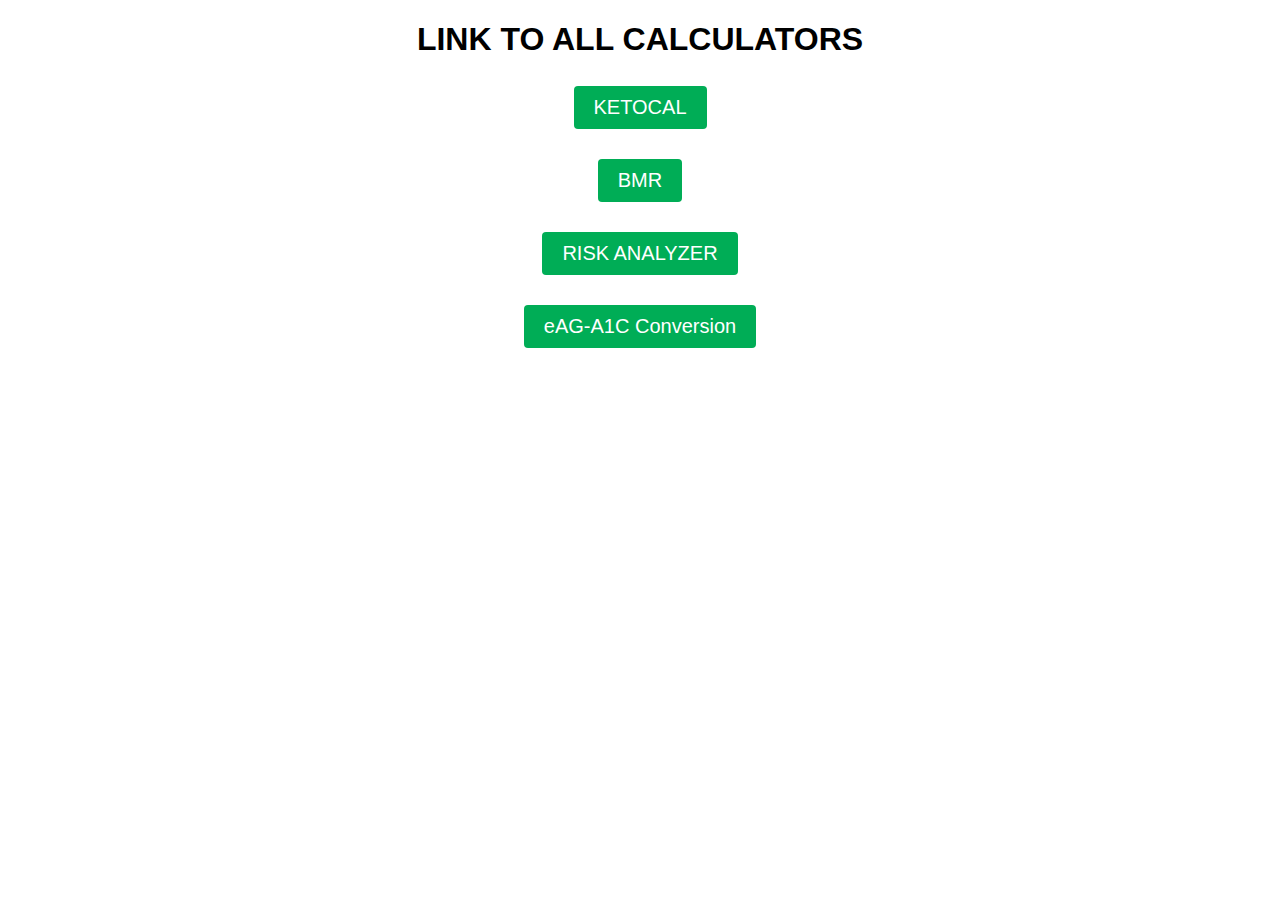
<file: index.html>
<!DOCTYPE html>
<html lang="en">
<head>
    <meta charset="UTF-8">
    <meta name="viewport" content="width=device-width, initial-scale=1.0">
    <title>ALL CALCULATORS</title>
    <link rel="stylesheet" href="index.css">
</head>
<body>
    <h1>LINK TO ALL CALCULATORS</h1>
    <br>
    <button><a href="./KETO_CALCULATOR/index.html">KETOCAL</a></button>
    <button><a href="./BMR_CALCULATOR/index.html">BMR</a></button>
    <button><a href="./Diabetes Risk Analyzer/risk.html">RISK ANALYZER</a></button>
    <button><a href="./eAG-A1C Conversion/convert.html">eAG-A1C Conversion</a></button>
</body>
</html>
</file>
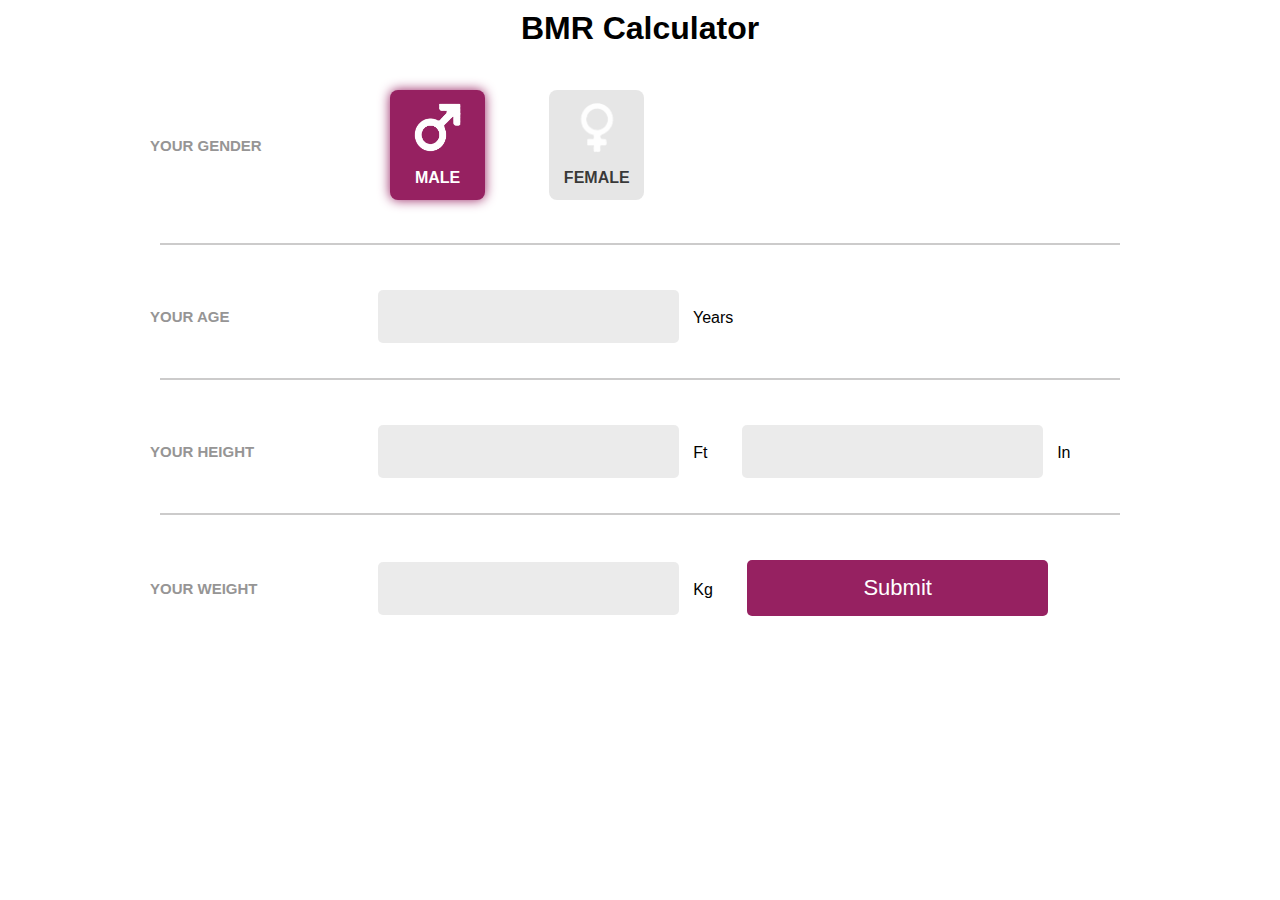
<file: BMR_CALCULATOR/index.html>
<!DOCTYPE html>
<html lang="en">

<head>
    <meta charset="UTF-8">
    <meta name="viewport" content="width=device-width, initial-scale=1.0">
    <title>BMR</title>
    <!--CSS FILE-->
    <link rel="stylesheet" href="index.css">
</head>

<body>
    <div class="heading_content">
        <h1>BMR Calculator</h1>
    </div>
    <form id="form" onsubmit="return false;">
        <div class="ketocal">
            <div class="input_keto">
                <div class="label_input">
                    <h2>YOUR GENDER</h2>
                </div>
                <div class="age_input">
                    <div class="radio_tile_group_gender">
                        <div class="gender_custom_container">
                            <input id="male" type="radio" name="gender" value="male" checked>
                            <div class="gender_tile" style="text-align: center;">
                                <img src="./Images/male.png" alt="">
                                <label for="male"><b>MALE</b><br></label>
                            </div>
                        </div>
                        <div class="gender_custom_container">
                            <input id="female" type="radio" name="gender" value="female">
                            <div class="gender_tile" style="text-align: center;">
                                <img src="./Images/female.png" alt="">
                                <label for="female"><b>FEMALE</b><br></label>
                            </div>
                        </div>
                    </div>
                </div>
            </div>
            <hr>
            <div class="input_keto">
                <div class="label_input">
                    <h2>YOUR AGE</h2>
                </div>
                <div class="age_input_custom">
                    <input type="number" id="myage" required>
                    <label for="">Years</label>
                </div>
            </div>
            <!-- Horizontal Ruler -->
            <hr>
            <div class="input_keto">
                <div class="label_input">
                    <h2>YOUR HEIGHT</h2>
                </div>
                <div class="age_input_custom">
                    <input type="number" id="height_ft" required>
                    <label for="">Ft</label>
                    <input type="number" id="height_inc" required>
                    <label for="">In</label>
                </div>
            </div>
            <!-- Horizontal Ruler -->
            <hr>
            <div class="input_keto">
                <div class="label_input">
                    <h2>YOUR WEIGHT</h2>
                </div>
                <div class="age_input_custom">
                    <input type="number" id="weight">
                    <label for="">Kg</label>
                    <input type="submit" style="background-color: #962161; color: white; font-size: 22px;">
                </div>
            </div>
            </div>
    </form>
    <div class="centering_output">
        <div class="h1_nonediv" id="h1_nonediv">
            <h1>Your BMR IS
            </h1>
        </div>
        <div class="output_div">
            <div class="output_values" id="output1">
                <h1 id="BMR"></h1>
            </div>
        </div>
    </div>

    <!--JAVASCRIPT FILE-->
    <script src="index.js"></script>
</body>

</html>
</file>
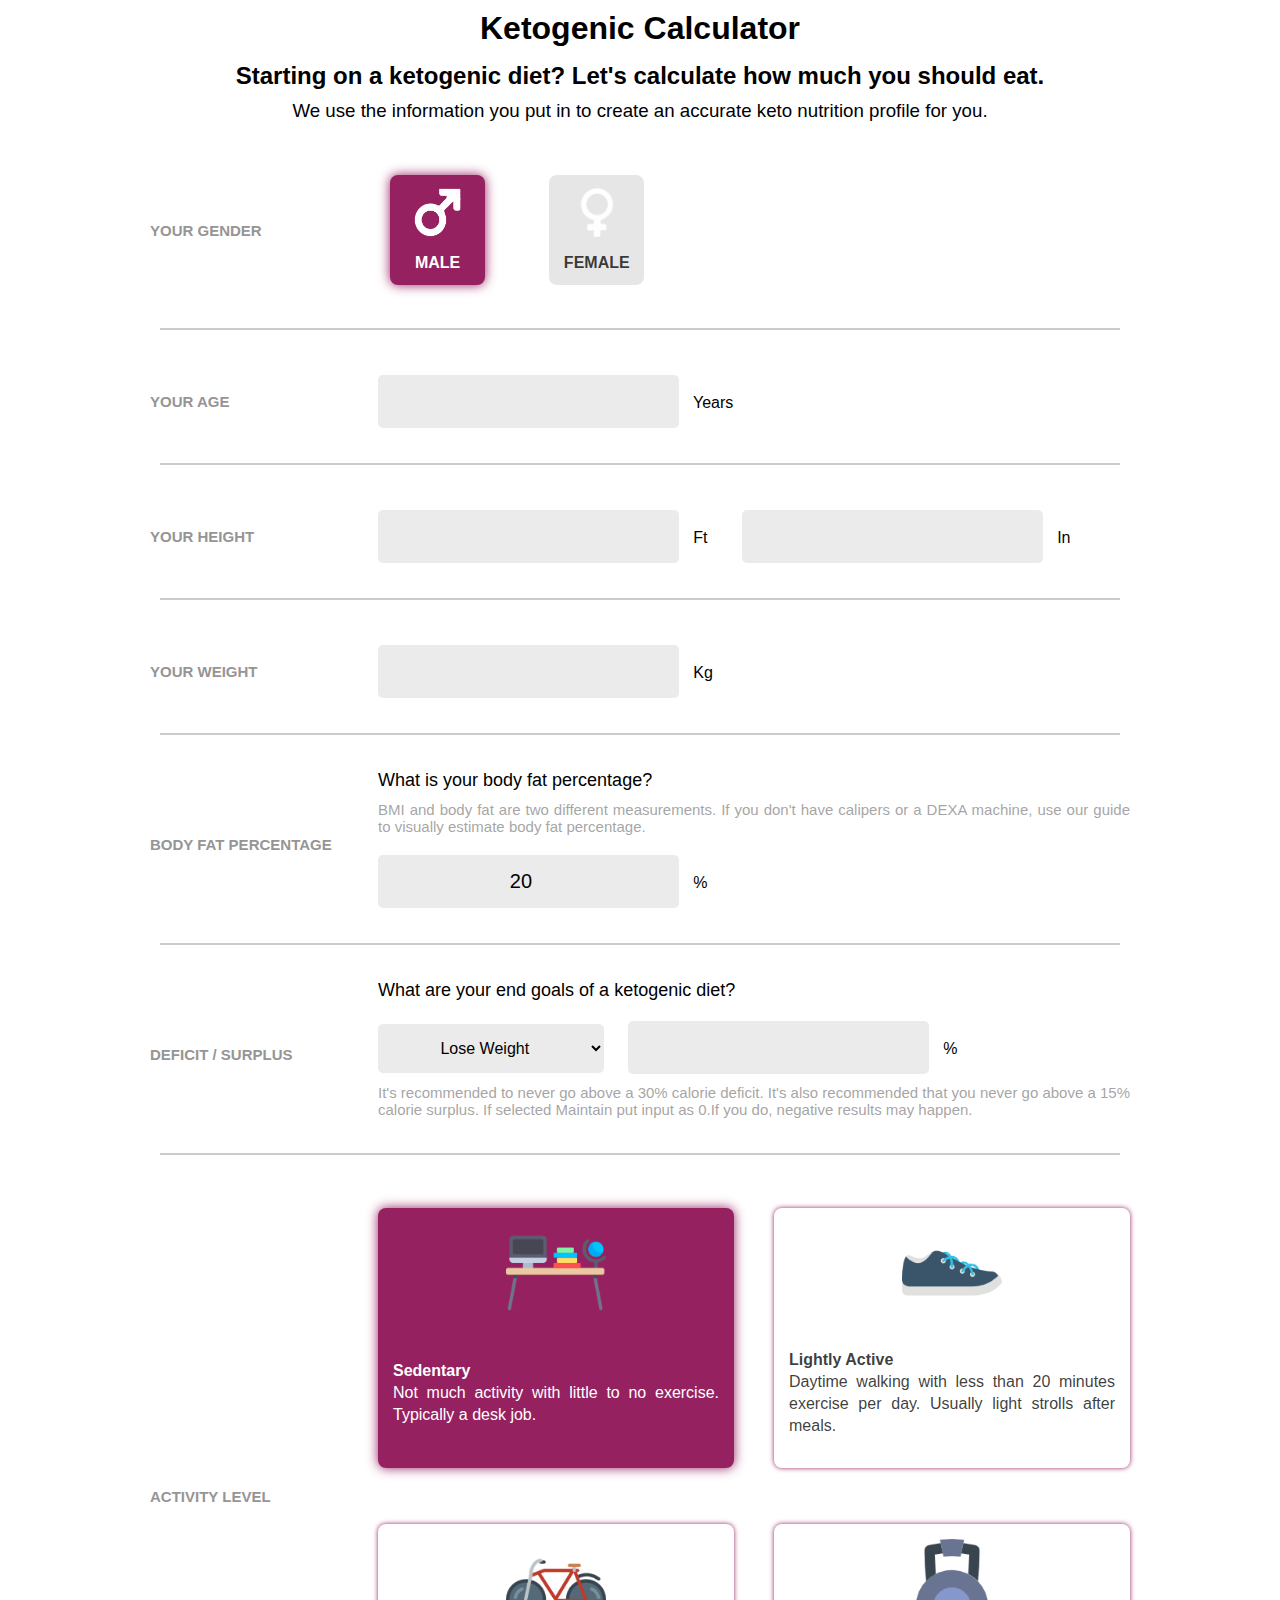
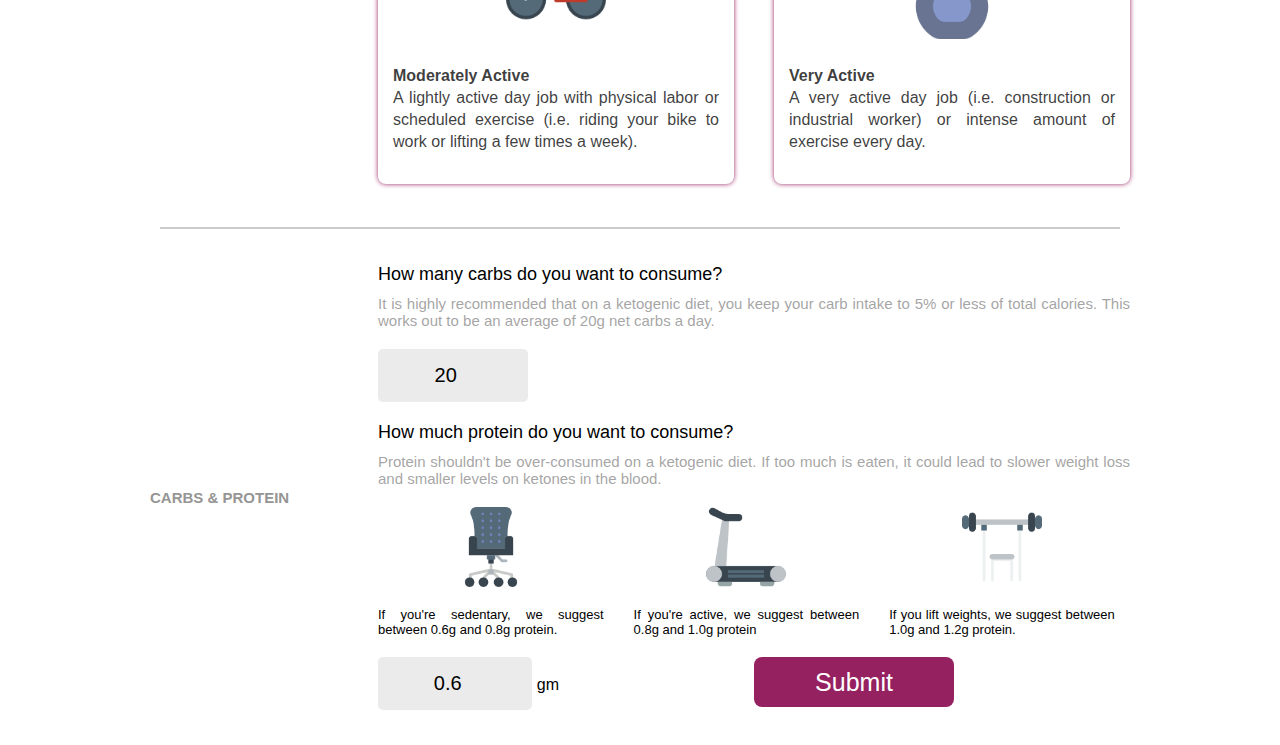
<file: KETO_CALCULATOR/index.html>
<!DOCTYPE html>
<html lang="en">

<head>
    <meta charset="UTF-8">
    <meta name="viewport" content="width=device-width, initial-scale=1.0">
    <title>KetoCalculator</title>
    <!--CSS FILE-->
    <link rel="stylesheet" href="keto.css">
</head>

<body>
    <div class="heading_content">
        <h1>Ketogenic Calculator</h1>
        <h2>Starting on a ketogenic diet? Let's calculate how much you should eat.</h2>
        <h3>We use the information you put in to create an accurate keto nutrition profile for you.</h3>
    </div>
    <form id="form"  onsubmit="return false;">
        <div class="ketocal">
            <div class="input_keto">
                <div class="label_input">
                    <h2>YOUR GENDER</h2>
                </div>
                <div class="age_input">
                    <div class="radio_tile_group_gender">
                        <div class="gender_custom_container">
                            <input id="male" type="radio" name="gender" value="male" checked>
                            <div class="gender_tile" style="text-align: center;">
                                <img src="./Images/male.png" alt="">
                                <label for="male"><b>MALE</b><br></label>
                            </div>
                        </div>
                        <div class="gender_custom_container">
                            <input id="female" type="radio" name="gender" value="female">
                            <div class="gender_tile" style="text-align: center;">
                                <img src="./Images/female.png" alt="">
                                <label for="female"><b>FEMALE</b><br></label>
                            </div>
                        </div>
                    </div>
                </div>
            </div>
            <hr>
            <div class="input_keto">
                <div class="label_input">
                    <h2>YOUR AGE</h2>
                </div>
                <div class="age_input_custom">
                    <input type="number" id="myage" required>
                    <label for="">Years</label>
                </div>
            </div>
            <!-- Horizontal Ruler -->
            <hr>
            <div class="input_keto">
                <div class="label_input">
                    <h2>YOUR HEIGHT</h2>
                </div>
                <div class="age_input_custom">
                    <input type="number" id="height_ft" required>
                    <label for="">Ft</label>
                    <input type="number" id="height_inc" required>
                    <label for="">In</label>
                </div>
            </div>
            <!-- Horizontal Ruler -->
            <hr>
            <div class="input_keto">
                <div class="label_input">
                    <h2>YOUR WEIGHT</h2>
                </div>
                <div class="age_input_custom">
                    <input type="number" id="weight">
                    <label for="">Kg</label>
                </div>
            </div>
            <!-- Horizontal Ruler -->
            <hr>
            <div class="input_keto">
                <div class="label_input">
                    <h2>BODY FAT PERCENTAGE</h2>
                </div>
                <div class="age_input_custom">
                    <h4>What is your body fat percentage?</h4>
                    <p>BMI and body fat are two different measurements. If you don't have calipers or a DEXA machine,
                        use our guide to visually estimate body fat percentage.</p>
                    <input type="number" value="20">
                    <label for="">%</label>
                </div>
            </div>
            <hr>
            <div class="input_keto">
                <div class="label_input">
                    <h2>DEFICIT / SURPLUS</h2>
                </div>
                <div class="age_input_custom">
                    <h4>What are your end goals of a ketogenic diet?</h4>
                    <select id="end_goals" name="weight_goal">
                        <option value="Lose Weight">Lose Weight</option>
                        <option value="Maintain">Maintain</option>
                        <option value="Gain Muscle">Gain Muscle</option>
                    </select>
                    <input type="number" id="weight_goals" required>
                    <label for="">%</label>
                    <p>It's recommended to never go above a 30% calorie deficit. It's also recommended that you never go
                        above a 15% calorie surplus. If selected <b>Maintain</b> put input as 0.If you do, negative
                        results may happen.</p>
                </div>
            </div>
            <hr>
            <div class="input_keto">
                <div class="label_input">
                    <h2>ACTIVITY LEVEL</h2>
                </div>
                <div class="age_input">
                    <div class="radio_button_container">
                        <div class="radio_tile_group">
                            <div class="input_custom_container">
                                <input id="walk" type="radio" name="radio1" value="1.2" checked>
                                <div class="radio_tile">
                                    <img src="./Images/icon2.png" alt="">
                                    <label for="walk"><b>Sedentary</b><br>
                                        Not much activity with little to no exercise. Typically a desk job.</label>
                                </div>
                            </div>
                            <div class="input_custom_container">
                                <input id="walk" type="radio" name="radio1" value="1.375">
                                <div class="radio_tile">
                                    <img src="./Images/icon4.png" alt="">
                                    <label for="walk"><b>Lightly Active</b><br>
                                        Daytime walking with less than 20 minutes exercise per day. Usually light
                                        strolls after
                                        meals.</label>
                                </div>
                            </div>
                            <div class="input_custom_container">
                                <input id="walk" type="radio" name="radio1" value="1.55">
                                <div class="radio_tile">
                                    <img src="./Images/icon1.png" alt="">
                                    <label for="walk"><b>Moderately Active</b><br>
                                        A lightly active day job with physical labor or scheduled exercise (i.e. riding
                                        your bike to
                                        work or lifting a few times a week).</label>
                                </div>
                            </div>
                            <div class="input_custom_container">
                                <input id="walk" type="radio" name="radio1" value="1.725">
                                <div class="radio_tile">
                                    <img src="./Images/icon3.png" alt="">
                                    <label for="walk"><b>Very Active</b><br>
                                        A very active day job (i.e. construction or industrial worker) or intense amount
                                        of exercise
                                        every day.</label>
                                </div>
                            </div>
                        </div>
                    </div>
                </div>
            </div>
            <hr>
            <div class="input_keto">
                <div class="label_input">
                    <h2>CARBS & PROTEIN</h2>
                </div>
                <div class="protein_input">
                    <h4>How many carbs do you want to consume?</h4>
                    <p>It is highly recommended that on a ketogenic diet, you keep your carb intake to 5% or less of
                        total calories. This works out to be an average of 20g net carbs a day.</p>
                    <input type="number" value="20">
                    <h4>How much protein do you want to consume?</h4>
                    <p>Protein shouldn't be over-consumed on a ketogenic diet. If too much is eaten, it could lead to
                        slower weight loss and smaller levels on ketones in the blood.</p>
                    <div class="protein_intake">
                        <div class="intake1">
                            <img src="./Images/protein3.png" alt="">
                            <p>If you're sedentary, we suggest between 0.6g and 0.8g protein.</p>
                        </div>
                        <div class="intake1">
                            <img src="./Images/protein2.png" alt="">
                            <p>If you're active, we suggest between 0.8g and 1.0g protein</p>
                        </div>
                        <div class="intake1">
                            <img src="./Images/protein1.png" alt="">
                            <p>If you lift weights, we suggest between 1.0g and 1.2g protein.</p>
                        </div>
                    </div>
                    <div class="calculate_input">
                        <div class="calculate">
                            <input type="number" id="protein_intake" value="0.6">
                            <label for="">gm</label>
                        </div>
                        <div class="calculate_submit">
                            <input type="submit">
                        </div>
                    </div>
                </div>
            </div>
        </div>
    </form>
    <div class="centering_output">
        <div class="h1_nonediv" id="h1_nonediv">
            <h1>How much should you be eating per day?
            </h1>
        </div>
        <div class="output_div">    
            <div class="output_values" id="output1">
                <h1 id="calorie_goal"></h1>
                <p>Total Calories Intake Advised</p>
            </div>
            <div class="output_values" id="output2">
                <h1 id="protein"></h1>
                <p>Protein Intake Advised</p>
            </div>
            <div class="output_values" id="output3">
                <h1 id="fats"></h1>
                <p>Fats Intake Advised</p>
            </div>
            <div class="output_values" id="output4">
                <h1 id="carb"></h1>
                <p>Carb Intake Advised</p>
            </div>
        </div>
    </div>

    <!--JAVASCRIPT FILE-->
    <script src="keto.js"></script>
</body>

</html>
</file>
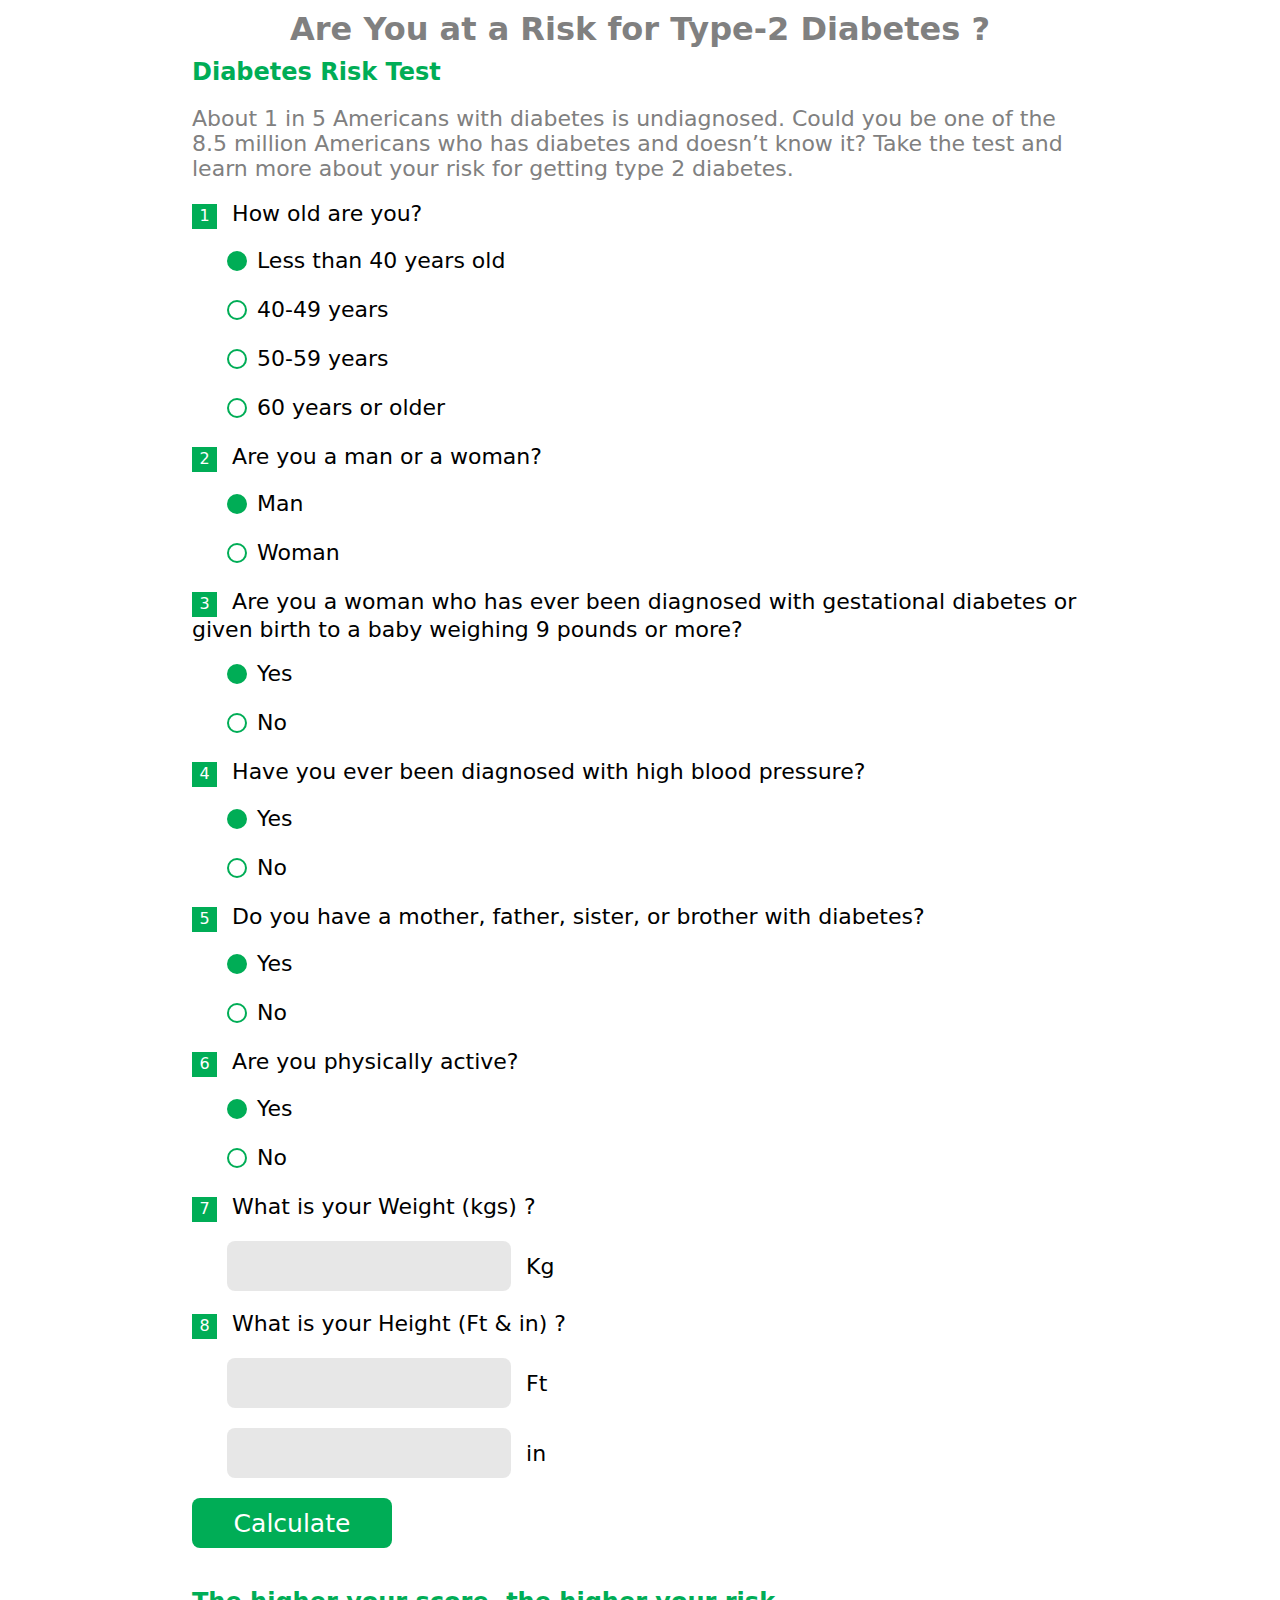
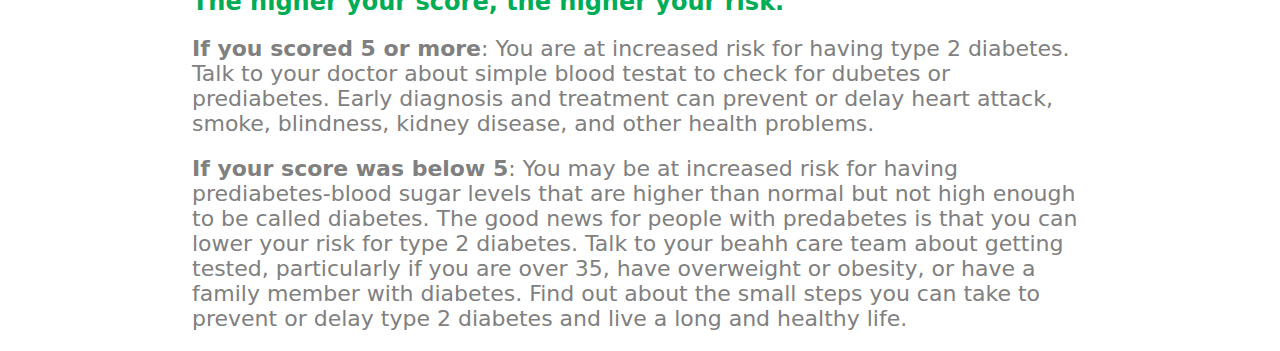
<file: Diabetes Risk Analyzer/risk.html>
<!DOCTYPE html>
<html lang="en">

<head>
  <meta charset="UTF-8" />
  <meta name="viewport" content="width=device-width, initial-scale=1.0" />
  <title>Diabetes Risk Analyzer</title>
  <link rel="stylesheet" href="risk.css" />
</head>

<body>
  <div class="risk_div">
    <h1>Are You at a Risk for Type-2 Diabetes ?</h1>
  </div>
  <form action="" id="form">
    <div class="risk_div">
      <div class="questions_div">
        <h2>Diabetes Risk Test</h2>
        <p id="sub_title">
          About 1 in 5 Americans with diabetes is undiagnosed. Could you be
          one of the 8.5 million Americans who has diabetes and doesn’t know
          it? Take the test and learn more about your risk for getting type 2
          diabetes.
        </p>
        <div class="numbering">
          <p>1</p>
        </div>
        <label for="">How old are you? </label>
        <div class="question">
          <br />
          <input type="radio" name="age" id="" value="0" checked />
          <label for="">Less than 40 years old</label>
          <br />
          <input type="radio" name="age" id="" value="1" />
          <label for="">40-49 years</label>
          <br />
          <input type="radio" name="age" id="" value="2" />
          <label for="">50-59 years</label>
          <br />
          <input type="radio" name="age" id="" value="3" />
          <label for="">60 years or older</label>
          <br />
        </div>
        <!--NEW DIV-->
        <div class="numbering">
          <p>2</p>
        </div>
        <label for="">Are you a man or a woman? </label>
        <div class="question">
          <br />
          <input type="radio" name="gender" id="" checked value="1" />
          <label for="">Man</label>
          <br />
          <input type="radio" name="gender" id="" value="0" />
          <label for="">Woman</label>
          <br />
        </div>
        <!--NEW QUESTION-->
        <div class="numbering">
          <p>3</p>
        </div>
        <label for="">Are you a woman who has ever been diagnosed with gestational
          diabetes or given birth to a baby weighing 9 pounds or more?
        </label>
        <div class="question">
          <br />
          <input type="radio" name="birth" id="" checked value="1" />
          <label for="">Yes </label>
          <br />
          <input type="radio" name="birth" id="" value="0" />
          <label for="">No</label>
          <br />
        </div>
        <!--NEW QUESTION-->
        <div class="numbering">
          <p>4</p>
        </div>
        <label for="">Have you ever been diagnosed with high blood pressure?
        </label>
        <div class="question">
          <br />
          <input type="radio" name="blood" id="" checked value="1" />
          <label for="">Yes </label>
          <br />
          <input type="radio" name="blood" id="" value="0" />
          <label for="">No</label>
          <br />
        </div>
        <!--NEW QUESTION-->
        <div class="numbering">
          <p>5</p>
        </div>
        <label for="">Do you have a mother, father, sister, or brother with diabetes?
        </label>
        <div class="question">
          <br />
          <input type="radio" name="heriditary" id="" value="1" checked />
          <label for="">Yes </label>
          <br />
          <input type="radio" name="heriditary" id="" value="0" />
          <label for="">No</label>
          <br />
        </div>
        <!--NEW QUESTION-->
        <div class="numbering">
          <p>6</p>
        </div>
        <label for="">Are you physically active? </label>
        <div class="question">
          <br />
          <input type="radio" name="active_physically" id="" value="0" checked />
          <label for="">Yes </label>
          <br />
          <input type="radio" name="active_physically" value="1" id="" />
          <label for="">No</label>
          <br />
        </div>
        <!--NEW QUESTION-->
        <div class="numbering">
          <p>7</p>
        </div>
        <label for="">What is your Weight (kgs) ? </label>
        <div class="question_text">
          <br />
          <input type="number" id="weight" required/>
          <label for="">Kg</label>
          <br />
        </div>
        <!--NEW QUESTION-->
        <div class="numbering">
          <p>8</p>
        </div>
        <label for="">What is your Height (Ft & in) ? </label>
        <div class="question_text">
          <br />
          <input type="number" id="ft" required/>
          <label for="">Ft</label>
          <br />
          <input type="number" id="inc" required/>
          <label for="">in</label>
          <br />
        </div>
        <input type="submit" value="Calculate" />
        <div class="centering_output">
          <div class="h1_nonediv" id="h1_nonediv">
          </div>
          <div class="output_div" id="output1">
            <h1 id="BMR"></h1>
            <h3 id="risk_value"></h3>
          </div>
        </div>
        <h2>The higher your score, the higher your risk.</h2>
        <p id="sub_title">
          <b>If you scored 5 or more</b>: You are at increased risk for having
          type 2 diabetes. Talk to your doctor about simple blood testat to
          check for dubetes or prediabetes. Early diagnosis and treatment can
          prevent or delay heart attack, smoke, blindness, kidney disease, and
          other health problems.
        </p>
        <p id="sub_title">
          <b>If your score was below 5</b>: You may
          be at increased risk for having prediabetes-blood sugar levels that
          are higher than normal but not high enough to be called diabetes.
          The good news for people with predabetes is that you can lower your
          risk for type 2 diabetes. Talk to your beahh care team about getting
          tested, particularly if you are over 35, have overweight or obesity,
          or have a family member with diabetes. Find out about the small
          steps you can take to prevent or delay type 2 diabetes and live a
          long and healthy life.
        </p>
      </div>
    </div>
  </form>

  <script src="risk.js"></script>
</body>

</html>
</file>
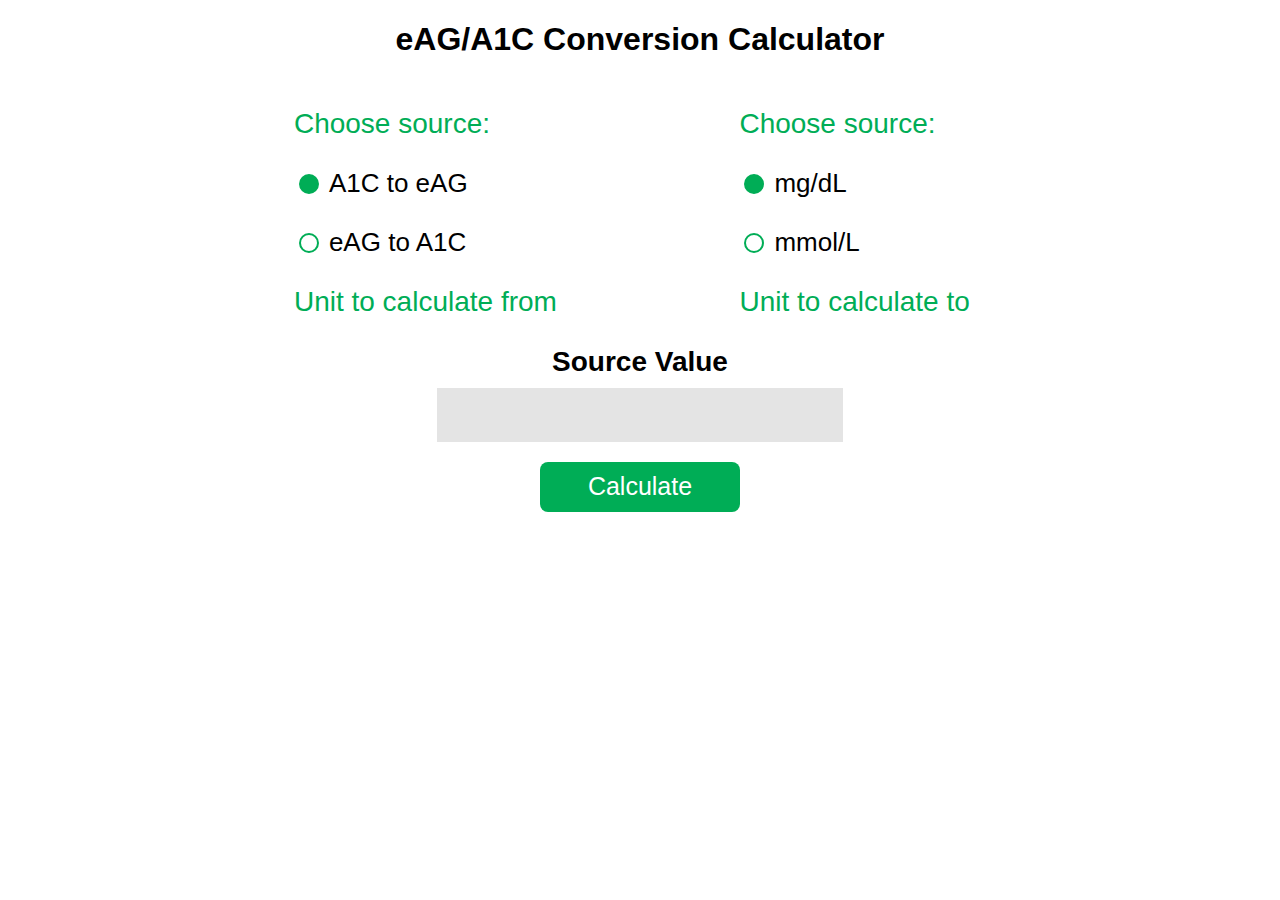
<file: eAG-A1C Conversion/convert.html>
<!DOCTYPE html>
<html lang="en">
  <head>
    <meta charset="UTF-8" />
    <meta name="viewport" content="width=device-width, initial-scale=1.0" />
    <title>EAG - A1C Conversion</title>
    <link rel="stylesheet" href="convert.css" />
  </head>
  <body>
    <div class="conversion_heading">
      <h1>eAG/A1C Conversion Calculator</h1>
    </div>
    <form action="" id="form">
      <div class="choose_grid"> 
        <div class="source">
          <p>Choose source:</p>
          <input type="radio" name="source" id="A1C" value="A1C" checked />
          <label for="A1C">A1C to eAG</label>
          <br />
          <input type="radio" name="source" id="eAG" value="eAG" />
          <label for="eAG">eAG to A1C</label>
          <p>Unit to calculate from</p>
        </div>
        <div class="units_from">
          <p>Choose source:</p>
          <input type="radio" name="unit" id="mg" value="mg" checked />
          <label for="mg">mg/dL</label>
          <br />
          <input type="radio" name="unit" id="mmol" value="mmol" />
          <label for="mmol">mmol/L</label>
          <p>Unit to calculate to</p>
        </div>
      </div>
      <div class="input_div_source">
        <h4>Source Value</h4>
        <input type="number" id="source_value" step="0.01" required />
        <input type="submit" value="Calculate" />
      </div>
    </form>
    <div class="centering_output">
      <div class="h1_nonediv" id="h1_nonediv">
      </div>
      <div class="output_div" id="output1">
              <h1 id="BMR"></h1>
      </div>
  </div>
    <script src="convert.js"></script>
  </body>
</html>
</file>
<file: index.css>
body {
    text-align: center;
    font-family: Arial, sans-serif;
}

h1 {
    color: #000000;
    text-align: center;
    margin-bottom: 10px !important;
}

button {
    background-color: #00ad56;
    border: none;
    color: white;
    padding: 10px 20px;
    text-align: center;
    display: block;
    margin: 0 auto 30px; /* Center vertically and add bottom margin */
    cursor: pointer;
    border-radius: 4px;
    transition-duration: 0.4s;
    max-width: 300px; /* Limit max width for larger screens */
}

a {
    text-decoration: none;
    color: white;
    font-size: 20px;
}

button:hover {
    background-color: #00823f;
}

/* Mobile responsive */
@media screen and (max-width: 600px) {
    button {
        width: 80%; /* Adjust button width for smaller screens */
        margin-left: auto; /* Center button horizontally on smaller screens */
        margin-right: auto; /* Center button horizontally on smaller screens */
    }
}
</file>
<file: BMR_CALCULATOR/index.css>
:root {
  --primary-color: #962161;
}
* {
  margin: 0px;
  padding: 0px;
  box-sizing: border-box;
  font-family: Arial, Helvetica, sans-serif;
}
.heading_content {
  text-align: center;
}
.heading_content h1 {
  color: rgb(0, 0, 0);
  font-weight: 700;
  margin-top: 10px;
}
/*starting of div of main calculator*/
.ketocal {
  display: grid;
  grid-template-columns: 75%;
  row-gap: 10px;
  justify-content: center;
  justify-items: center;
  align-items: center;
  align-content: center;
}
.input_keto {
  display: grid;
  grid-template-columns: 20% 80%;
  height: auto;
  width: 100%;
  justify-content: center;
  justify-items: left;
  align-items: center;
  padding: 10px;
  margin-top: 15px;
  margin-bottom: 5px;
  column-gap: 40px;
}
/*LABEL CSS*/
.label_input {
  font-size: 10px;
  color: rgb(150, 149, 149);
  font-weight: 300;
}
/*Input css*/
.age_input input {
  text-align: center;
  font-size: 20px;
  background-color: rgba(150, 149, 149, 0.194);
  font-weight: 400;
  border: none;
  padding: 15px;
  border-radius: 5px;
  width: 80%;
}
.ketocal hr {
  height: 2px;
  background-color: rgba(150, 149, 149, 0.491);
  width: 100%;
  border: none;
}
.age_input h4 {
  font-weight: 400;
  font-size: 18px;
  margin-bottom: 10px;
}
.age_input p {
  font-weight: 300;
  font-size: 15px;
  color: rgba(150, 149, 149, 0.858);
  margin-bottom: 10px;
  text-align: justify;
}
/*BUTTON CSS*/
.radio_tile_group {
  display: grid;
  grid-template-columns: 50% 50%;
  row-gap: 20px;
  column-gap: 20px;
  height: auto;
  width: 100%;
  justify-content: center;
  justify-items: center;
  align-items: center;
}
.gender_custom_container {
  position: relative;
  height: 7rem;
  border-radius: 8px;
  width: 7rem;
  margin: 0.5rem;
}
.gender_custom_container input {
  position: absolute;
  height: 100%;
  width: 100%;
  margin: 0;
  cursor: pointer;
  z-index: 2;
  opacity: 0;
}
.gender_custom_container {
  display: flex;
  flex-direction: column;
  align-items: center;
  justify-content: center;
  justify-items: center;
  align-content: center;
  text-align: center;
  height: 100%;
  width: 100%;
  transition: all 300ms ease;
  color: rgba(0, 0, 0, 0.77);
  padding: 10px;
  text-align: justify;
}

.gender_tile {
  display: grid;
  justify-content: center;
  justify-items: center;
  border-radius: 8px;
  padding: 10px;
  height: 110px;
  width: 80%;
  background-color: rgba(130, 130, 130, 0.201);
}
.gender_custom_container input:checked + .gender_tile {
  background-color: var(--primary-color);
  box-shadow: 0px 0px 12px var(--primary-color);
  color: white;
}
.gender_custom_container input:hover + .gender_tile {
  box-shadow: 0px 0px 12px var(--primary-color);
}

.gender_tile img {
  height: 55px;
  width: 100%;
  margin-bottom: 10px;
}
.radio_tile_group_gender {
  display: grid;
  grid-template-columns: 50% 50%;
  column-gap: 20px;
  height: auto;
  width: 100%;
  justify-content: center;
  justify-items: center;
  align-items: center;
}
/*gender button css ends here */

.calculate_input {
  display: grid;
  grid-template-columns: 50% 50%;
  width: 100%;
  justify-content: left;
  justify-items: left;
}
.calculate input {
  width: 48%;
}
.calculate_submit input {
  width: 200px;
  height: 50px;
  background-color: var(--primary-color);
  color: white;
  border: none;
  border-radius: 8px;
  font-size: 25px;
  transition: all 0.8s ease;
  padding: 5px;
}
.calculate_submit input:hover {
  box-shadow: 0 0 10px rgba(115, 115, 115, 0.829);
  background-color: #400023;
}
.age_input_custom {
  width: 100%;
}
.age_input_custom input {
  text-align: center;
  font-size: 20px;
  background-color: rgba(150, 149, 149, 0.194);
  font-weight: 400;
  border: none;
  padding: 15px;
  border-radius: 5px;
  width: 40%;
  margin-right: 10px;
  margin-top: 10px;
  margin-bottom: 10px;
}
.age_input_custom label {
  margin-right: 30px;
}
.age_input_custom select {
  text-align: center;
  font-size: 16px;
  background-color: rgba(150, 149, 149, 0.194);
  font-weight: 400;
  border: none;
  padding: 15px;
  border-radius: 5px;
  width: 30%;
  margin-right: 20px;
}
.age_input_custom h4 {
  font-weight: 400;
  font-size: 18px;
  margin-bottom: 10px;
}
.age_input_custom p {
  font-weight: 300;
  font-size: 15px;
  color: rgba(150, 149, 149, 0.858);
  margin-bottom: 10px;
  text-align: justify;
}
.centering_output {
  display: grid;
  grid-template-columns: 100%;
  row-gap: 10px;
  justify-content: center;
  justify-items: center;
  width: 100%;
}
.h1_nonediv {
  color: #400023;
  margin-bottom: 10px;
  display: none;
}
.output_div {
  display: grid;
  grid-template-columns: 100%;
  row-gap: 10px;
  justify-content: center;
  justify-items: center;
  align-items: center;
  align-content: center;
  width: 100%;
  column-gap: 20px;
  border-radius: 8px;
}
.output_values {
  width: 100%;
  background-color: var(--primary-color);
  border-radius: 8px;
  text-align: center;
  padding: 10px;
  color: white;
  height: 80px;

  margin-bottom: 10px;
  display: none;
}
.output_values h1 {
  margin-top: 12px;
  margin-bottom: 15px;
}

/*Responsive Code */
@media (max-width: 990px) {
  .heading_content h1 {
    font-size: 22px;
  }
  .age_input input {
    width: 40%;
  }
  .age_input_custom input {
    width: 40%;
  }
  .input_custom_container label {
    font-size: 12px;
    line-height: 18px;
  }
  .h1_nonediv h1 {
    font-size: 22px;
  }
}
@media (max-width: 768px) {
  .heading_content {
    padding-left: 10px;
    padding-right: 10px;
  }
  .radio_tile_group_gender {
    column-gap: 0px;
  }
  .radio_tile_group {
    grid-template-columns: 100%;
  }
  .input_custom_container label {
    font-size: 16px;
    line-height: 18px;
  }
  .age_input_custom select {
    font-size: 12px;
  }
  .radio_tile {
    height: 270px;
  }
  .protein_intake {
    grid-template-columns: 50% 50%;
    row-gap: 10px;
  }
  .age_input_custom h4 {
    font-size: 14px;
  }
  .age_input h4 {
    font-size: 14px;
  }
  .age_input_custom p {
    font-size: 12px;
  }
  .age_input p {
    font-size: 12px;
  }
  .label_input h2 {
    font-size: 12px;
  }
  .protein_input h4 {
    font-size: 14px;
  }
  .protein_input p {
    font-size: 12px;
  }
  .age_input input {
    width: 60%;
  }
  .age_input_custom input {
    width: 60%;
  }
  .protein_input input {
    width: 60%;
  }
  .calculate_input {
    grid-template-columns: 100%;
  }
  .calculate_submit input {
    width: 200px;
  }
  .age_input_custom label {
    font-size: 14px;
  }
  .input_custom_container label {
    font-size: 11px;
  }
  .age_input_custom select {
    width: 60%;
  }
  .h1_nonediv h1 {
    font-size: 20px;
  }
}
@media (max-width: 550px) {
  .heading_content h1 {
    font-size: 20px;
  }
  .heading_content h2 {
    font-size: 16px;
  }
  .heading_content h3 {
    font-size: 14px;
  }
  .gender_custom_container {
    width: 10rem;
  }
  .radio_tile_group_gender {
    grid-template-columns: 60%;
  }
  .output_values {
    font-size: 14px;
  }
  .output_values h1 {
    font-size: 20px;
  }
  .protein_intake {
    grid-template-columns: 100%;
    row-gap: 20px;
  }
  .h1_nonediv h1 {
    font-size: 16px;
  }
}
</file>
<file: KETO_CALCULATOR/keto.css>
:root {
  --primary-color: #962161;
}
* {
  margin: 0px;
  padding: 0px;
  box-sizing: border-box;
  font-family: Arial, Helvetica, sans-serif;
}
.heading_content {
  text-align: center;
}
.heading_content h1 {
  color: rgb(0, 0, 0);
  font-weight: 700;
  margin-top: 10px;
  margin-bottom: 15px;
}
.heading_content h2 {
  font-weight: 700;
  margin-bottom: 10px;
}
.heading_content h3 {
  font-weight: 300;
}
/*starting of div of main calculator*/
.ketocal {
  display: grid;
  grid-template-columns: 75%;
  row-gap: 10px;
  justify-content: center;
  justify-items: center;
  align-items: center;
  align-content: center;
  padding-top: 10px;
}
.input_keto {
  display: grid;
  grid-template-columns: 20% 80%;
  height: auto;
  width: 100%;
  justify-content: center;
  justify-items: left;
  align-items: center;
  padding: 10px;
  margin-top: 15px;
  margin-bottom: 5px;
  column-gap: 40px;
}
/*LABEL CSS*/
.label_input {
  font-size: 10px;
  color: rgb(150, 149, 149);
  font-weight: 300;
}
/*Input css*/
.age_input input {
  text-align: center;
  font-size: 20px;
  background-color: rgba(150, 149, 149, 0.194);
  font-weight: 400;
  border: none;
  padding: 15px;
  border-radius: 5px;
  width: 80%;
}
.ketocal hr {
  height: 2px;
  background-color: rgba(150, 149, 149, 0.491);
  width: 100%;
  border: none;
}
.age_input h4 {
  font-weight: 400;
  font-size: 18px;
  margin-bottom: 10px;
}
.age_input p {
  font-weight: 300;
  font-size: 15px;
  color: rgba(150, 149, 149, 0.858);
  margin-bottom: 10px;
  text-align: justify;
}
.protein_input h4 {
  font-weight: 400;
  font-size: 18px;
  margin-bottom: 10px;
}
.protein_input p {
  font-weight: 300;
  font-size: 15px;
  color: rgba(150, 149, 149, 0.858);
  margin-bottom: 10px;
  text-align: justify;
}
.protein_input input {
  text-align: center;
  font-size: 20px;
  background-color: rgba(150, 149, 149, 0.194);
  font-weight: 400;
  border: none;
  padding: 15px;
  border-radius: 5px;
  width: 20%;
  margin-bottom: 20px;
  margin-top: 10px;
}
.protein_intake {
  display: grid;
  grid-template-columns: 30% 30% 30%;
  column-gap: 30px;
  margin-top: 20px;
  width: 100%;
}
.protein_intake img {
  height: 80px;
  width: 80px;
}
.intake1 {
  display: grid;
  grid-template-columns: 100%;
  justify-items: center;
  justify-content: center;
  row-gap: 20px;
}
.intake1 p {
  font-size: 13px;
  color: black;
}

/*BUTTON CSS*/
.radio_tile_group {
  display: grid;
  grid-template-columns: 50% 50%;
  row-gap: 20px;
  column-gap: 20px;
  height: auto;
  width: 100%;
  justify-content: center;
  justify-items: center;
  align-items: center;
}
.gender_custom_container {
  position: relative;
  height: 7rem;
  border-radius: 8px;
  width: 7rem;
  margin: 0.5rem;
}
.gender_custom_container input {
  position: absolute;
  height: 100%;
  width: 100%;
  margin: 0;
  cursor: pointer;
  z-index: 2;
  opacity: 0;
}
.gender_custom_container {
  display: flex;
  flex-direction: column;
  align-items: center;
  justify-content: center;
  justify-items: center;
  align-content: center;
  text-align: center;
  height: 100%;
  width: 100%;
  transition: all 300ms ease;
  color: rgba(0, 0, 0, 0.77);
  padding: 10px;
  text-align: justify;
}

.gender_tile {
  display: grid;
  justify-content: center;
  justify-items: center;
  border-radius: 8px;
  padding: 10px;
  height: 110px;
  width: 80%;
  background-color: rgba(130, 130, 130, 0.201);
}
.gender_custom_container input:checked + .gender_tile {
  background-color: var(--primary-color);
  box-shadow: 0px 0px 12px var(--primary-color);
  color: white;
}
.gender_custom_container input:hover + .gender_tile {
  box-shadow: 0px 0px 12px var(--primary-color);
}

.gender_tile img {
  height: 55px;
  width: 100%;
  margin-bottom: 10px;
}
.radio_tile_group_gender {
  display: grid;
  grid-template-columns: 50% 50%;
  column-gap: 20px;
  height: auto;
  width: 100%;
  justify-content: center;
  justify-items: center;
  align-items: center;
}
/*gender button css ends here */
/*activity level button css starts here*/
.input_custom_container {
  position: relative;
  height: 7rem;
  border-radius: 8px;
  width: 7rem;
  margin: 0.5rem;
}
.input_custom_container input {
  position: absolute;
  height: 100%;
  width: 100%;
  margin: 0;
  cursor: pointer;
  z-index: 2;
  opacity: 0;
}
.input_custom_container {
  display: flex;
  flex-direction: column;
  align-items: center;
  justify-content: center;
  justify-items: center;
  align-content: center;
  text-align: center;
  height: 100%;
  width: 100%;
  transition: all 300ms ease;
  color: rgba(0, 0, 0, 0.77);
  padding: 10px;
  text-align: justify;
}
.input_custom_container img {
  height: 100px;
  width: 100px;
  margin-bottom: 10px;
}
.input_custom_container label {
  font-size: 16px;
  line-height: 22px;
}
.radio_tile {
  display: grid;
  justify-content: center;
  justify-items: center;
  border-radius: 8px;
  padding: 15px;
  height: 260px;
  box-shadow: 0 0 5px var(--primary-color);
}
.input_custom_container input:checked + .radio_tile {
  background-color: var(--primary-color);
  box-shadow: 0px 0px 12px var(--primary-color);
  color: white;
}
.input_custom_container input:hover + .radio_tile {
  box-shadow: 0px 0px 12px var(--primary-color);
}
.calculate_input {
  display: grid;
  grid-template-columns: 50% 50%;
  width: 100%;
  justify-content: left;
  justify-items: left;
}
.calculate input {
  width: 48%;
}
.calculate_submit input {
  width: 200px;
  height: 50px;
  background-color: var(--primary-color);
  color: white;
  border: none;
  border-radius: 8px;
  font-size: 25px;
  transition: all 0.8s ease;
  padding: 5px;
}
.calculate_submit input:hover {
  box-shadow: 0 0 10px rgba(115, 115, 115, 0.829);
  background-color: #400023;
}
.age_input_custom {
  width: 100%;
}
.age_input_custom input {
  text-align: center;
  font-size: 20px;
  background-color: rgba(150, 149, 149, 0.194);
  font-weight: 400;
  border: none;
  padding: 15px;
  border-radius: 5px;
  width: 40%;
  margin-right: 10px;
  margin-top: 10px;
  margin-bottom: 10px;
}
.age_input_custom label {
  margin-right: 30px;
}
.age_input_custom select {
  text-align: center;
  font-size: 16px;
  background-color: rgba(150, 149, 149, 0.194);
  font-weight: 400;
  border: none;
  padding: 15px;
  border-radius: 5px;
  width: 30%;
  margin-right: 20px;
}
.age_input_custom h4 {
  font-weight: 400;
  font-size: 18px;
  margin-bottom: 10px;
}
.age_input_custom p {
  font-weight: 300;
  font-size: 15px;
  color: rgba(150, 149, 149, 0.858);
  margin-bottom: 10px;
  text-align: justify;
}
.centering_output {
  display: grid;
  grid-template-columns: 100%;
  row-gap: 10px;
  justify-content: center;
  justify-items: center;
}
.h1_nonediv {
  color: #400023;
  margin-bottom: 10px;
  display: none;
}
.output_div {
  display: grid;
  grid-template-columns: 25% 25% 25% 25%;
  row-gap: 10px;
  justify-content: center;
  justify-items: center;
  align-items: center;
  align-content: center;
  width: 70%;
  column-gap: 20px;
}
.output_values {
  width: 100%;
  background-color: var(--primary-color);
  border-radius: 8px;
  text-align: center;
  padding: 10px;
  color: white;
  height: 120px;
  margin-bottom: 10px;
  display: none;
}
.output_values h1 {
  margin-bottom: 15px;
}

/*Responsive Code */
@media (max-width: 990px) {
  .heading_content h1 {
    font-size: 22px;
  }
  .heading_content h2 {
    font-size: 18px;
  }
  .heading_content h3 {
    font-size: 16px;
  }
  .age_input input {
    width: 40%;
  }
  .age_input_custom input {
    width: 40%;
  }
  .input_custom_container label {
    font-size: 12px;
    line-height: 18px;
  }
  .h1_nonediv h1{
    font-size: 22px;
  }
}
@media (max-width: 768px) {
  .heading_content {
    padding-left: 10px;
    padding-right: 10px;
  }
  .radio_tile_group_gender {
    column-gap: 0px;
  }
  .radio_tile_group {
    grid-template-columns: 100%;
  }
  .input_custom_container label {
    font-size: 16px;
    line-height: 18px;
  }
  .age_input_custom select {
    font-size: 12px;
  }
  .radio_tile {
    height: 270px;
  }
  .protein_intake {
    grid-template-columns: 50% 50%;
    row-gap: 10px;
  }
  .age_input_custom h4 {
    font-size: 14px;
  }
  .age_input h4 {
    font-size: 14px;
  }
  .age_input_custom p {
    font-size: 12px;
  }
  .age_input p {
    font-size: 12px;
  }
  .label_input h2 {
    font-size: 12px;
  }
  .protein_input h4 {
    font-size: 14px;
  }
  .protein_input p {
    font-size: 12px;
  }
  .age_input input {
    width: 60%;
  }
  .age_input_custom input {
    width: 60%;
  }
  .protein_input input {
    width: 60%;
  }
  .calculate_input {
    grid-template-columns: 100%;
  }
  .calculate_submit input {
    width: 200px;
  }
  .age_input_custom label {
    font-size: 14px;
  }
  .input_custom_container label {
    font-size: 11px;
  }
  .age_input_custom select {
    width: 60%;
  }
  .output_div {
    display: grid;
    grid-template-columns: 50% 50%;
    row-gap: 10px;
    justify-content: center;
    justify-items: center;
    align-items: center;
    align-content: center;
    width: 70%;
    column-gap: 20px;
  }
  .h1_nonediv h1{
    font-size: 20px;
  }
}
@media (max-width: 550px) {
  .heading_content h1 {
    font-size: 20px;
  }
  .heading_content h2 {
    font-size: 16px;
  }
  .heading_content h3 {
    font-size: 14px;
  }
  .gender_custom_container {
    width: 10rem;
  }
  .radio_tile_group_gender {
    grid-template-columns: 60%;
  }
  .output_values {
    font-size: 14px;
  }
  .output_values h1 {
    font-size: 20px;
  }
  .protein_intake {
    grid-template-columns: 100%;
    row-gap: 20px;
  }
  .h1_nonediv h1{
    font-size: 16px;
  }
}
</file>
<file: Diabetes Risk Analyzer/risk.css>
* {
  margin: 0px;
  padding: 0px;
  box-sizing: border-box;
  font-family: system-ui, -apple-system, BlinkMacSystemFont, "Segoe UI", Roboto,
    Oxygen, Ubuntu, Cantarell, "Open Sans", "Helvetica Neue", sans-serif;
}
.risk_div {
  display: grid;
  grid-template-columns: 100%;
  height: auto;
  justify-content: center;
  justify-items: center;
  align-items: center;
}
.risk_div h1 {
  color: gray;
  font-weight: 700;
  margin-top: 10px;
  margin-bottom: 10px;
  text-align: center;
}
.questions_div h2 {
  color: #00ad56;
  font-weight: 600;
  margin-bottom: 5px;
  font-size: 24px;
}
.questions_div p {
  color: gray;
  font-weight: 500;
  font-size: 22px;
  margin-bottom: 10px;
}
.questions_div {
  height: auto;
  width: 70%;
}
.numbering {
  display: inline-block;
  height: 25px;
  width: 25px;
  margin-right: 10px;
  background-color: #00ad56;
  text-align: center;
  padding: 2px;
}
.numbering p {
  color: rgb(255, 255, 255);
  font-weight: 500;
  font-size: 16px;
}
#sub_title {
  margin-bottom: 20px;
  margin-top: 20px;
}
.questions_div label {
  color: rgb(0, 0, 0);
  font-weight: 500;
  font-size: 22px;
}
.question label {
  color: rgb(0, 0, 0);
  font-weight: 500;
  font-size: 22px;
  margin-bottom: 20px;
}
.question {
  padding: 0px;
}

.question input[type="radio"] {
  -webkit-appearance: none;
  -moz-appearance: none;
  appearance: none;
  width: 20px;
  height: 20px;
  border: 2px solid #00ad56;
  border-radius: 50%;
  outline: none;
  cursor: pointer;
  float: left;
  margin-right: 10px;
  margin-bottom: 20px;
  margin-left: 35px;
  margin-top: 3px;
}

.question input[type="radio"]:checked {
  background-color: #00ad56;
}

.question label {
  cursor: pointer;
  display: block;
  margin-bottom: 5px;
}
.question_text input[type="number"] {
  display: inline-block;
  height: 50px;
  font-size: 22px;
  background-color: rgba(128, 128, 128, 0.194);
  margin-right: 10px;
  margin-bottom: 20px;
  margin-left: 35px;
  border: none;
  outline: none;
  border-radius: 8px;
  padding: 5px;
  text-align: center;
}
input[type="submit"] {
  width: 200px;
  height: 50px;
  background-color: #00ad56;
  color: white;
  border: none;
  border-radius: 8px;
  font-size: 25px;
  transition: all 0.8s ease;
  padding: 5px;
  margin-bottom: 10px;
}
input[type="submit"]:hover {
  box-shadow: 0 0 10px rgb(115, 115, 115);
}
.centering_output {
  display: grid;
  grid-template-columns: 100%;
  row-gap: 10px;
  width: 100%;
  margin-top: 10px;
  margin-bottom: 20px;
}
.h1_nonediv {
  color: #ffffff;
  display: none;
}
.output_div {
  display: grid;
  grid-template-columns: 100%;
  row-gap: 10px;
  justify-content: center;
  justify-items: center;
  align-items: center;
  align-content: center;
  width: 100%;
  column-gap: 20px;
  border-radius: 10px;
  background-color: #00ad56;
  text-align: center;
  color: white;
  display: none;
  padding: 20px;
}
.output_div h1 {
  color: white;
}
.output_div h3 {
  font-size: 26px;
}

@media (max-width: 768px) {
  .questions_div h2 {
    font-size: 20px;
  }
  .risk_div h1 {
    font-size: 22px;
  }
  .questions_div p {
    font-size: 18px;
  }
  .questions_div {
    height: auto;
    width: 90%;
  }
  .questions_div label {
    font-size: 18px;
  }
  .numbering {
    height: 20px;
    width: 20px;
    margin-top: 0px;
    padding-top: 0px;
  }
  .numbering p {
    font-size: 14px;
  }
  .output_div h3 {
    font-size: 18px;
  }
  .question_text input[type="number"] {
    width: 50%;
    font-size: 20px;
  }
  input[type="submit"] {
    width: 100%;
    height: 50px;
    background-color: #00ad56;
    color: white;
    border: none;
    border-radius: 8px;
    font-size: 25px;
    transition: all 0.8s ease;
    padding: 5px;
    margin-bottom: 10px;
  }
}
</file>
<file: eAG-A1C Conversion/convert.css>
* {
  font-family: "Ubuntu", sans-serif;
}
.conversion_heading {
  color: #000000;
  text-align: center;
}
.choose_grid {
  display: grid;
  width: 100%;
  grid-template-columns: 30% 30%;
  column-gap: 50px;
  justify-items: center;
  justify-content: center;
  align-items: center;
}

.source p,
.units_from p {
  font-size: 28px;
  color: #00ad56;
}
.source label {
  cursor: pointer;
  display: block;
  margin-bottom: 10px;
  font-size: 26px;
}

.source input[type="radio"] {
  -webkit-appearance: none;
  -moz-appearance: none;
  appearance: none;
  width: 20px;
  height: 20px;
  border: 2px solid #00ad56;
  border-radius: 50%;
  outline: none;
  cursor: pointer;
  float: left;
  margin-right: 10px;
  margin-bottom: 20px;
  margin-top: 6px;
}

.source input[type="radio"]:checked {
  background-color: #00ad56;
}
.units_from label {
  cursor: pointer;
  display: block;
  margin-bottom: 10px;
  font-size: 26px;
}

.units_from input[type="radio"] {
  -webkit-appearance: none;
  -moz-appearance: none;
  appearance: none;
  width: 20px;
  height: 20px;
  border: 2px solid #00ad56;
  border-radius: 50%;
  outline: none;
  cursor: pointer;
  float: left;
  margin-right: 10px;
  margin-bottom: 10px;
  margin-top: 6px;
}

.units_from input[type="radio"]:checked {
  background-color: #00ad56;
}

.input_div_source {
  display: grid;
  grid-template-columns: 100%;
  justify-items: center;
  justify-content: center;
  font-size: 28px;
  text-align: center;
}
.input_div_source h4 {
  margin: 0px;
  margin-bottom: 10px;
}
.input_div_source input {
  text-align: center;
  background-color: rgba(128, 128, 128, 0.21);
  font-size: 30px;
  border: none;
  outline: none;
  padding: 10px;
  margin-bottom: 20px;
}
.input_div_source input[type="submit"] {
  width: 200px;
  height: 50px;
  background-color: #00ad56;
  color: white;
  border: none;
  border-radius: 8px;
  font-size: 25px;
  transition: all 0.8s ease;
  padding: 5px;
}
.input_div_source input[type="submit"]:hover {
  box-shadow: 0 0 10px rgb(115, 115, 115);
}
.centering_output {
  display: grid;
  grid-template-columns: 100%;
  row-gap: 10px;
  justify-content: center;
  justify-items: center;
  width: 100%;
}
.h1_nonediv {
  color: #000000;
  display: none;
}
.output_div {
  display: grid;
  grid-template-columns: 100%;
  row-gap: 10px;
  justify-content: center;
  justify-items: center;
  align-items: center;
  align-content: center;
  width: 20%;
  column-gap: 20px;
  border-radius: 10px;
  background-color: #00ad56;
  text-align: center;
  color: white;
  display: none;
}

@media (max-width: 950px) {
  .choose_grid {
    grid-template-columns: 40% 40%;
  }
  .conversion_heading h1 {
    font-size: 24px;
  }
  .source p,
  .units_from p {
    font-size: 24px;
    width: auto;
  }
  .source label {
    font-size: 22px;
  }
}
@media (max-width: 768px) {
  .choose_grid {
    grid-template-columns: 100%;
  }
  .conversion_heading h1 {
    font-size: 24px;
  }
  .source p,
  .units_from p {
    font-size: 24px;
    width: auto;
  }
  .source label {
    font-size: 22px;
  }
  .input_div_source input {
    width: 50%;
    font-size: 24px;
  }
  .input_div_source input[type="submit"] {
    width: 150px;
    font-size: 20px;
  }
  .source,
  .units_from {
    width: 60%;
  }
}
</file>
